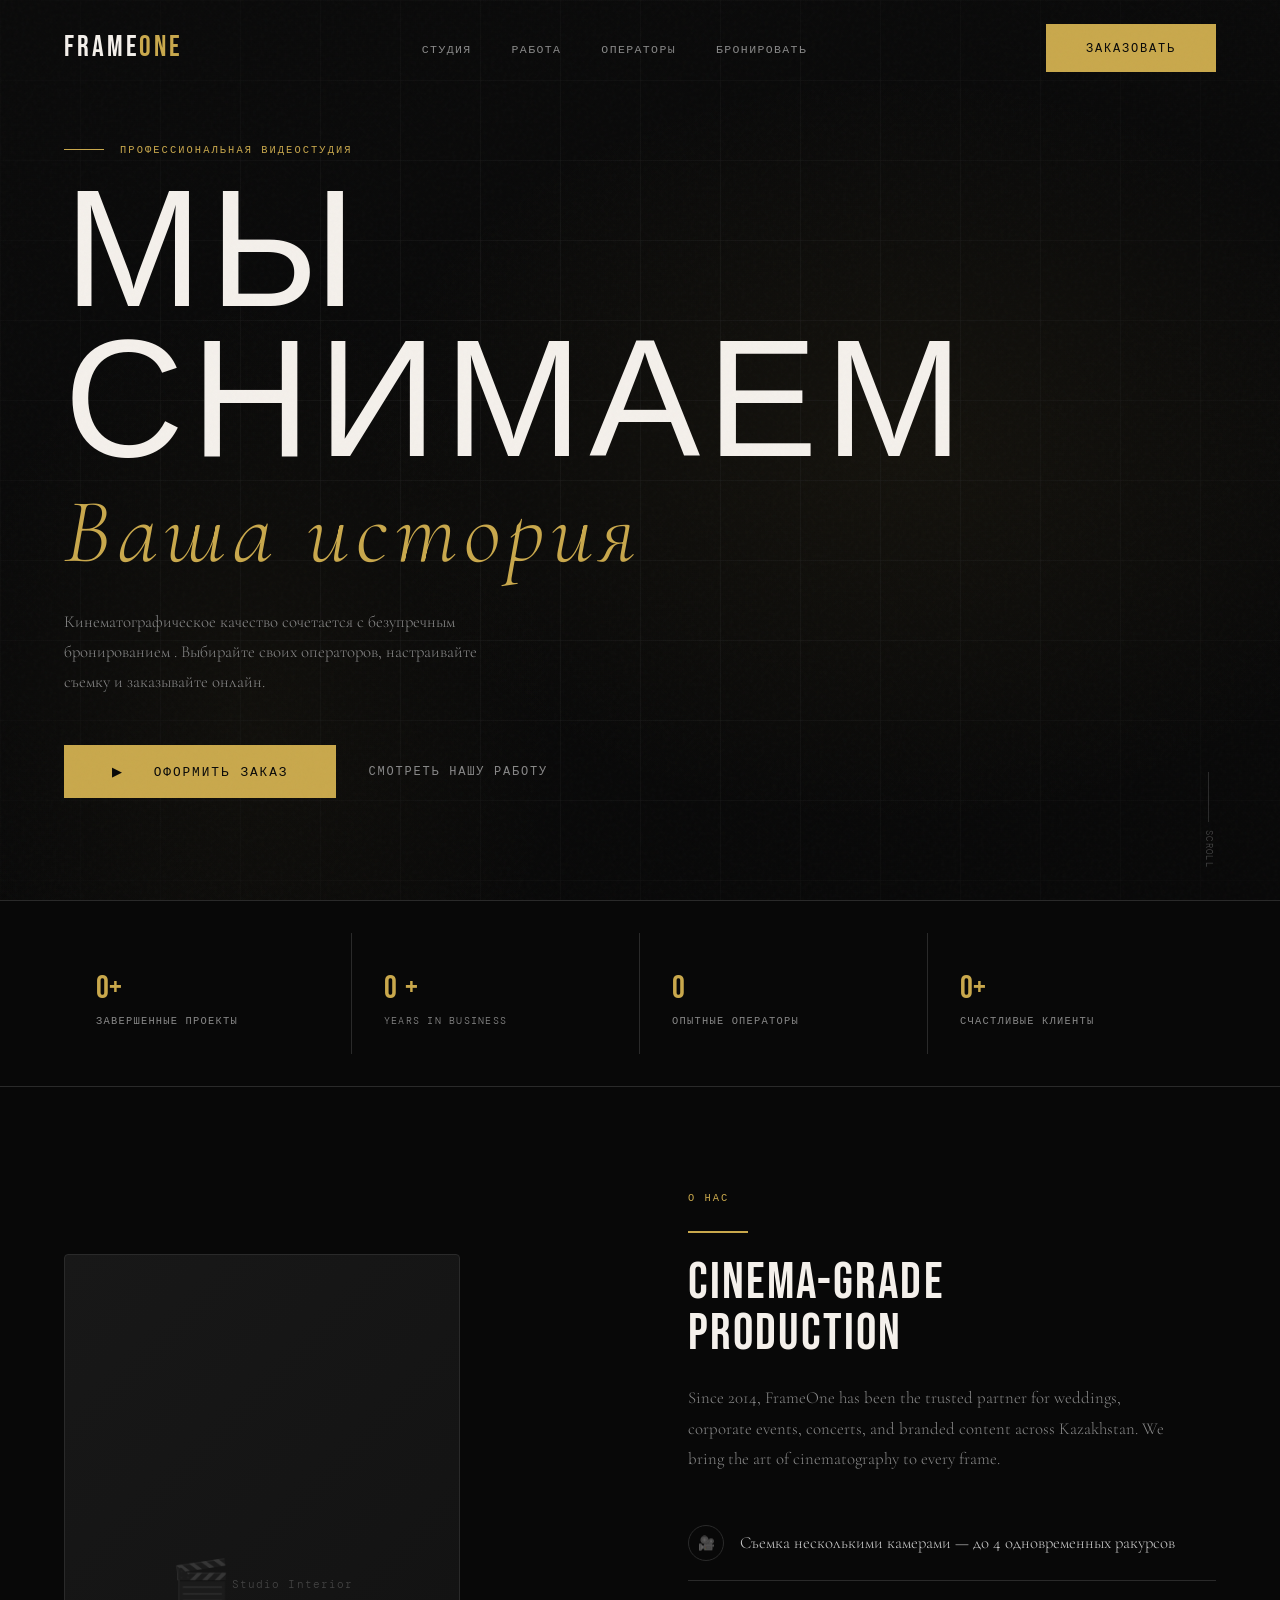
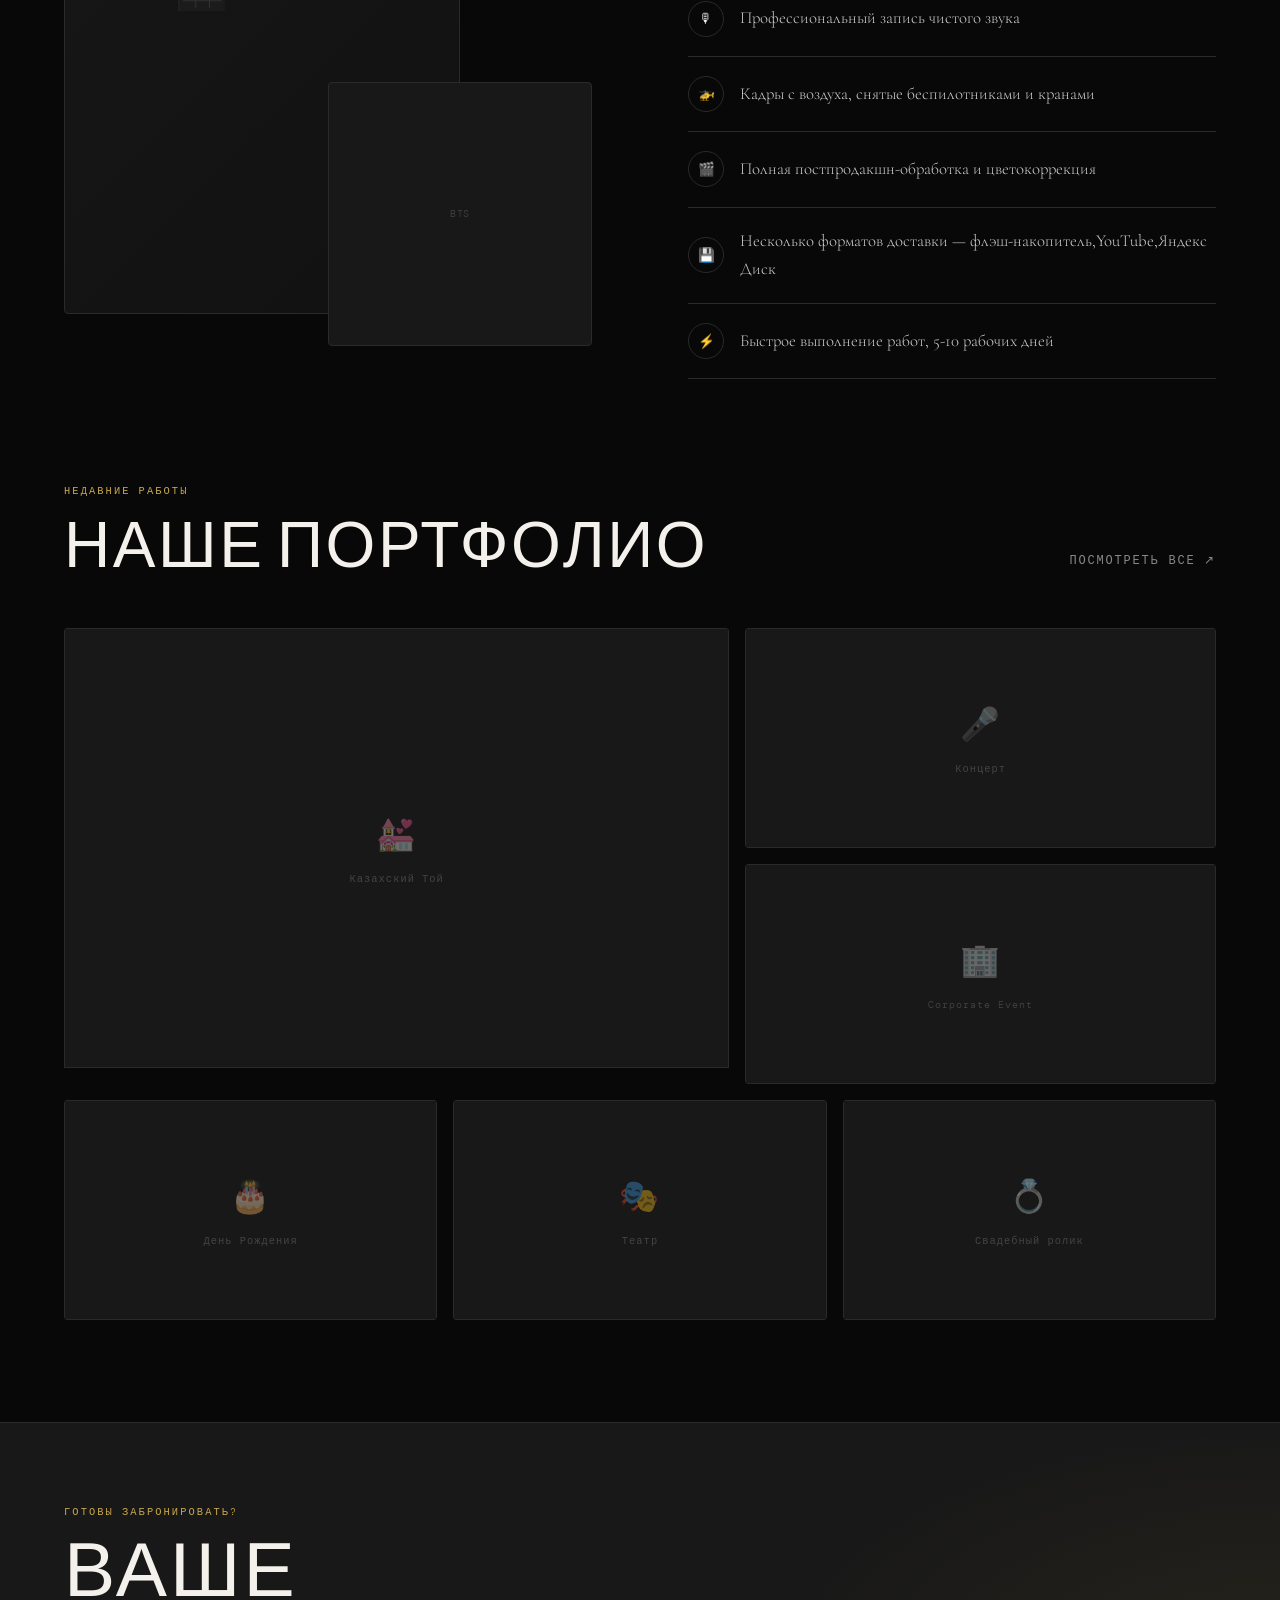
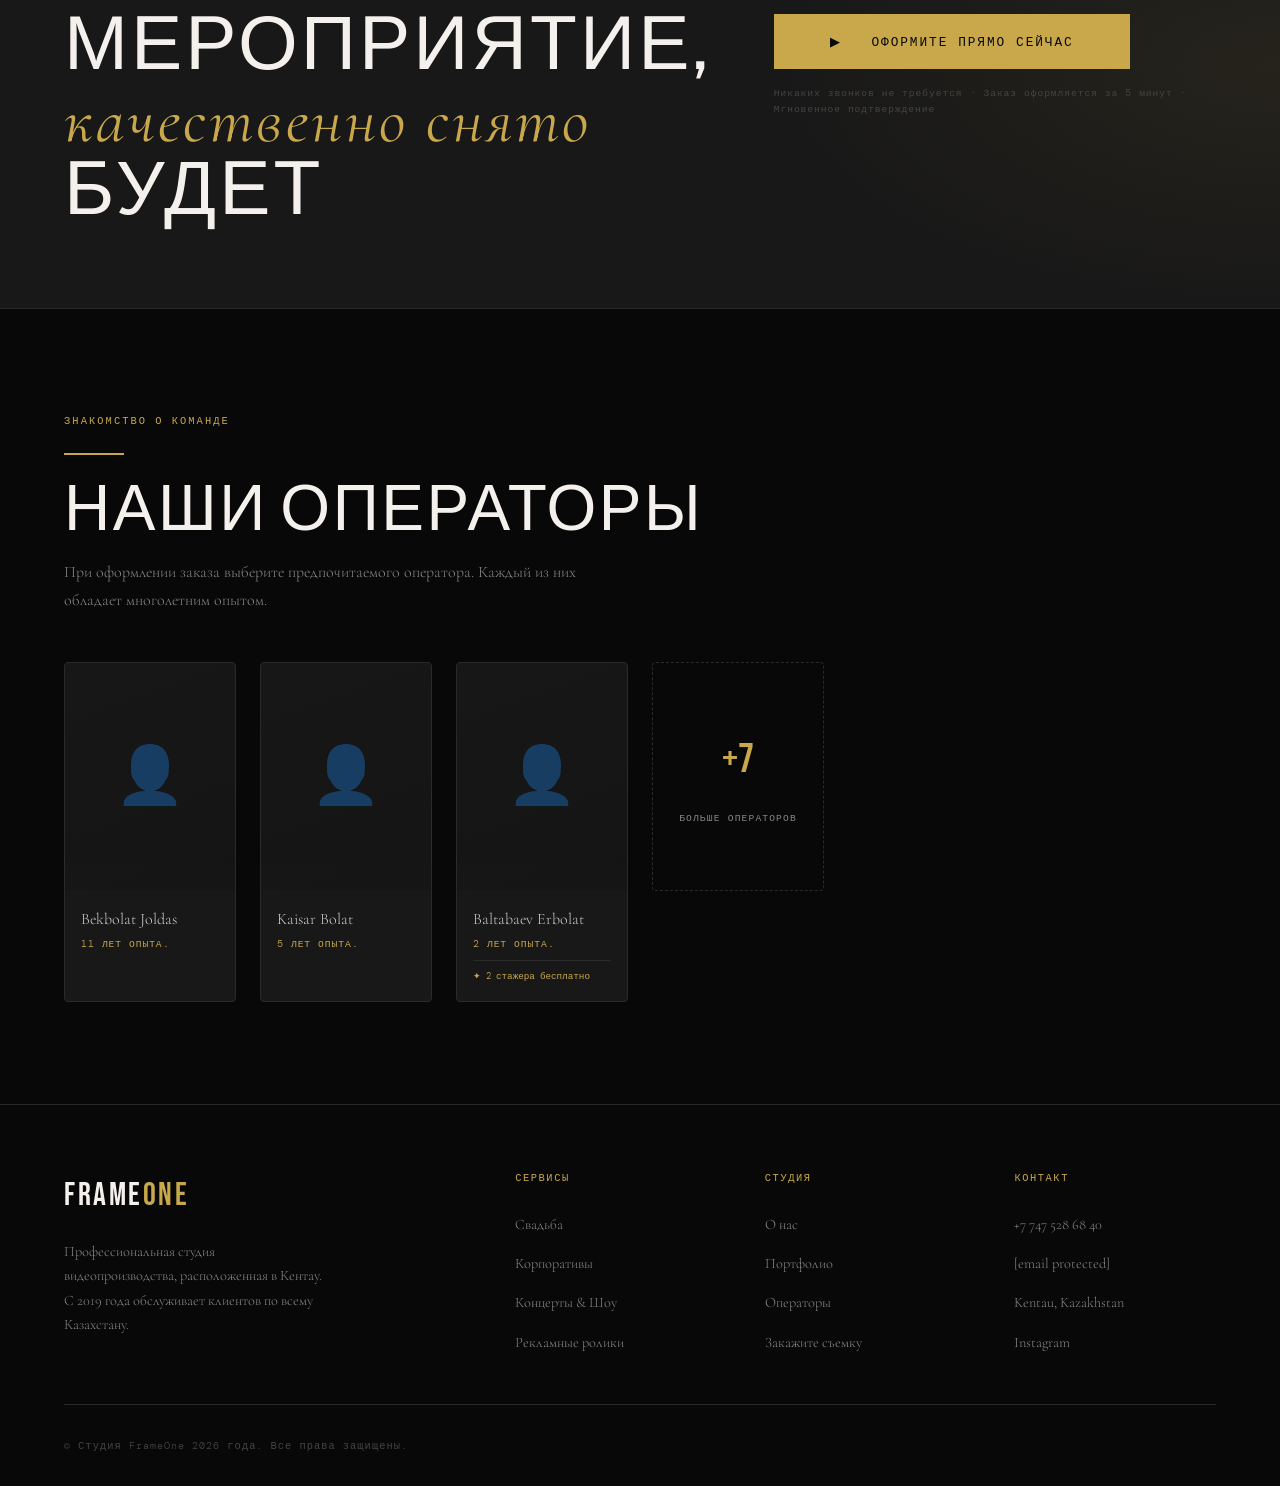
<file: index.html>
<!DOCTYPE html>
<html lang="en">
<head>
  <meta charset="UTF-8">
  <meta name="viewport" content="width=device-width, initial-scale=1.0">
  <title>FrameOne Studio — Professional Video Production</title>
  <meta name="description" content="FrameOne Studio — Professional video production studio. Book your shoot online in minutes.">
  <link rel="stylesheet" href="css/style.css">
  <link rel="stylesheet" href="css/home.css">
</head>
<body>

<!-- ── Loader ── -->
<div id="page-loader" style="display:none;">
  <div class="loader-logo">FRAME<span>ONE</span></div>
  <div class="loader-bar"></div>
</div>

<!-- ── Navigation ── -->
<nav class="nav">
  <div class="container nav-inner">
    <a href="index.html" class="nav-logo">FRAME<span>ONE</span></a>
    <ul class="nav-links">
      <li><a href="#about">Студия</a></li>
      <li><a href="#work">Работа</a></li>
      <li><a href="#operators">Операторы</a></li>
      <li><a href="pages/order.html">Бронировать</a></li>
    </ul>
    <div class="nav-cta">
      <!-- Guest state -->
      <a href="pages/auth.html" class="btn btn-outline" id="nav-auth-btn" style="display:none;">
        Sign In
      </a>
      <!-- Logged in state -->
      <div id="nav-user-btn" style="display:none; align-items:center; gap:1rem;">
        <span style="font-family:var(--font-mono);font-size:0.7rem;letter-spacing:0.1em;color:var(--muted);">
          Hello, <span id="nav-user-name" style="color:var(--gold);"></span>
        </span>
        <a href="#" id="nav-logout" class="btn-ghost btn" style="padding:0.5rem 0;">Log out</a>
      </div>
      <button class="btn btn-primary" data-order-cta>Заказовать</button>
    </div>
  </div>
</nav>

<!-- ── Hero ── -->
<section class="hero">
  <div class="hero-bg"></div>
  <div class="hero-grid"></div>
  <div class="hero-ticker">Video Production · Almaty · Since 2014</div>

  <div class="hero-scroll">
    <div class="scroll-line"></div>
    <span>scroll</span>
  </div>

  <div class="container hero-content">
    <div class="hero-eyebrow">
      <span>Профессиональная ВидеоСтудия</span>
    </div>
    <h1 class="hero-headline">
      МЫ СНИМАЕМ
      <span class="italic-serif">Ваша история</span>
    </h1>
    <p class="hero-sub fade-in">
      Кинематографическое качество сочетается с безупречным бронированием . Выбирайте своих операторов, настраивайте съемку и заказывайте онлайн.
    </p>
    <div class="hero-actions fade-in fade-in-delay-1">
      <button class="btn btn-primary" data-order-cta style="font-size:0.8rem;padding:1.1rem 3rem;letter-spacing:0.15em;">
        &#9654; &nbsp; Оформить заказ
      </button>
      <a href="#work" class="btn btn-ghost">Смотреть нашу работу</a>
    </div>
  </div>
</section>

<!-- ── Stats ── -->
<div class="stats-bar">
  <div class="container">
    <div class="stats-grid">
      <div class="stat-item fade-in">
        <div class="stat-number">
          <span id="cnt-projects" data-counter="900" data-suffix="+">0+</span>
        </div>
        <div class="stat-label">Завершенные проекты</div>
      </div>
      <div class="stat-item fade-in fade-in-delay-1">
        <div class="stat-number">
          <span id="cnt-years" data-counter="10" data-suffix="">0</span>
          <span style="font-size:2rem;color:var(--gold);">+</span>
        </div>
        <div class="stat-label">Years in Business</div>
      </div>
      <div class="stat-item fade-in fade-in-delay-2">
        <div class="stat-number">
          <span id="cnt-ops" data-counter="10" data-suffix="">0</span>
        </div>
        <div class="stat-label">Опытные операторы</div>
      </div>
      <div class="stat-item fade-in fade-in-delay-3">
        <div class="stat-number">
          <span id="cnt-clients" data-counter="700" data-suffix="+">0+</span>
        </div>
        <div class="stat-label">Счастливые клиенты</div>
      </div>
    </div>
  </div>
</div>

<!-- ── About / Capabilities ── -->
<section class="section" id="about">
  <div class="container">
    <div class="about-grid">
      <!-- Visual side -->
      <div class="about-visual fade-in">
        <div class="about-img-placeholder">
          <span style="font-size:3rem;opacity:0.15;">🎬</span>
          <span>Studio Interior</span>
        </div>
        <div class="about-img-accent" style="background:var(--surface);border:1px solid var(--border);display:flex;align-items:center;justify-content:center;color:var(--mid);font-family:var(--font-mono);font-size:0.6rem;letter-spacing:0.1em;">
          BTS
        </div>
      </div>

      <!-- Text side -->
      <div class="fade-in fade-in-delay-1">
        <p class="section-tag">О нас</p>
        <div class="divider-gold"></div>
        <h2 style="font-size:clamp(2rem,4vw,3.2rem);line-height:1;margin-bottom:1.5rem;">
          CINEMA-GRADE<br>PRODUCTION
        </h2>
        <p style="color:var(--muted);line-height:1.8;max-width:480px;font-size:1.05rem;">
          Since 2014, FrameOne has been the trusted partner for weddings, corporate events, concerts, and branded content across Kazakhstan. We bring the art of cinematography to every frame.
        </p>

        <ul class="capabilities-list mt-md">
          <li class="capability-item">
            <div class="capability-icon">🎥</div>
            <span class="capability-text">Съемка несколькими камерами — до 4 одновременных ракурсов</span>
          </li>
          <li class="capability-item">
            <div class="capability-icon">🎙</div>
            <span class="capability-text">Профессиональный запись чистого звука</span>
          </li>
          <li class="capability-item">
            <div class="capability-icon">🚁</div>
            <span class="capability-text">Кадры с воздуха, снятые беспилотниками и кранами</span>
          </li>
          <li class="capability-item">
            <div class="capability-icon">🎬</div>
            <span class="capability-text">Полная постпродакшн-обработка и цветокоррекция</span>
          </li>
          <li class="capability-item">
            <div class="capability-icon">💾</div>
            <span class="capability-text">Несколько форматов доставки — флэш-накопитель,YouTube,Яндекс Диск</span>
          </li>
          <li class="capability-item">
            <div class="capability-icon">⚡</div>
            <span class="capability-text">Быстрое выполнение работ, 5-10 рабочих дней</span>
          </li>
        </ul>
      </div>
    </div>
  </div>
</section>

<!-- ── Work Gallery ── -->
<section class="section" id="work" style="padding-top:0;">
  <div class="container">
    <div class="gallery-header fade-in">
      <div>
        <p class="section-tag">Недавние работы</p>
        <h2 style="line-height:1;">НАШЕ ПОРТФОЛИО</h2>
      </div>
      <a href="#" class="btn btn-ghost" style="align-self:flex-end;">Посмотреть все ↗</a>
    </div>

    <div class="gallery-grid">
      <div class="gallery-item fade-in">
        <div class="gallery-placeholder" style="min-height:440px;">
          <span class="ph-icon">💒</span>
          <span>Казахский Той</span>
        </div>
        <div class="gallery-info">
          <div class="gallery-info-type">Свадьба</div>
          <div class="gallery-info-title">Aisha & Damir — Июль 2024</div>
        </div>
      </div>
      <div class="gallery-item fade-in fade-in-delay-1">
        <div class="gallery-placeholder">
          <span class="ph-icon">🎤</span>
          <span>Концерт</span>
        </div>
        <div class="gallery-info">
          <div class="gallery-info-type">Concert</div>
          <div class="gallery-info-title">Festival Night 2024</div>
        </div>
      </div>
      <div class="gallery-item fade-in fade-in-delay-2">
        <div class="gallery-placeholder">
          <span class="ph-icon">🏢</span>
          <span>Corporate Event</span>
        </div>
        <div class="gallery-info">
          <div class="gallery-info-type">Corporate</div>
          <div class="gallery-info-title">Forum Almaty</div>
        </div>
      </div>
      <div class="gallery-item fade-in">
        <div class="gallery-placeholder">
          <span class="ph-icon">🎂</span>
          <span>День Рождения</span>
        </div>
        <div class="gallery-info">
          <div class="gallery-info-type">Празднование</div>
          <div class="gallery-info-title">Sweet 18</div>
        </div>
      </div>
      <div class="gallery-item fade-in fade-in-delay-1">
        <div class="gallery-placeholder">
          <span class="ph-icon">🎭</span>
          <span>Театр</span>
        </div>
        <div class="gallery-info">
          <div class="gallery-info-type">Theater</div>
          <div class="gallery-info-title">Auezov Theater</div>
        </div>
      </div>
      <div class="gallery-item fade-in fade-in-delay-2">
        <div class="gallery-placeholder">
          <span class="ph-icon">💍</span>
          <span>Свадебный ролик</span>
        </div>
        <div class="gallery-info">
          <div class="gallery-info-type">Брак</div>
          <div class="gallery-info-title">Leila & Arman</div>
        </div>
      </div>
    </div>
  </div>
</section>

<!-- ── CTA Section ── -->
<section class="cta-section" id="book">
  <div class="cta-accent"></div>
  <div class="container">
    <div class="cta-inner">
      <div>
        <p class="section-tag fade-in">Готовы забронировать?</p>
        <h2 class="cta-headline fade-in fade-in-delay-1">
          ВАШЕ МЕРОПРИЯТИЕ,<br>
          <em>качественно снято</em><br>
          БУДЕТ
        </h2>
      </div>
      <div class="fade-in fade-in-delay-2" style="display:flex;flex-direction:column;gap:1rem;align-items:flex-start;">
        <button class="btn btn-primary" data-order-cta style="font-size:0.8rem;padding:1.2rem 3.5rem;letter-spacing:0.15em;white-space:nowrap;">
          &#9654; &nbsp; Оформите прямо сейчас
        </button>
        <p style="font-family:var(--font-mono);font-size:0.6rem;letter-spacing:0.1em;color:var(--mid);">
          Никаких звонков не требуется · Заказ оформляется за 5 минут · Мгновенное подтверждение
        </p>
      </div>
    </div>
  </div>
</section>

<!-- ── Operator Spotlight ── -->
<section class="section" id="operators">
  <div class="container">
    <div class="fade-in" style="margin-bottom:3rem;">
      <p class="section-tag">Знакомство о команде</p>
      <div class="divider-gold"></div>
      <h2 style="line-height:1;">НАШИ ОПЕРАТОРЫ</h2>
      <p style="color:var(--muted);margin-top:1rem;max-width:520px;font-size:1rem;">
        При оформлении заказа выберите предпочитаемого оператора. Каждый из них обладает  многолетним опытом.
      </p>
    </div>

    <div style="display:grid;grid-template-columns:repeat(auto-fill,minmax(160px,1fr));gap:1.5rem;">
      <!-- Operator cards preview (3 featured) -->
      <div class="card fade-in" style="overflow:hidden;">
        <div style="aspect-ratio:3/4;background:linear-gradient(160deg,var(--surface),var(--dark));display:flex;align-items:center;justify-content:center;font-size:3.5rem;opacity:0.4;">👤</div>
        <div style="padding:1rem;">
          <div style="font-family:var(--font-serif);font-size:1rem;color:var(--light);margin-bottom:0.2rem;">Bekbolat Joldas</div>
          <div style="font-family:var(--font-mono);font-size:0.6rem;letter-spacing:0.1em;text-transform:uppercase;color:var(--gold);">11 Лет опыта.</div>
        </div>
      </div>
      <div class="card fade-in fade-in-delay-1" style="overflow:hidden;">
        <div style="aspect-ratio:3/4;background:linear-gradient(160deg,var(--surface),var(--dark));display:flex;align-items:center;justify-content:center;font-size:3.5rem;opacity:0.4;">👤</div>
        <div style="padding:1rem;">
          <div style="font-family:var(--font-serif);font-size:1rem;color:var(--light);margin-bottom:0.2rem;">Kaisar Bolat</div>
          <div style="font-family:var(--font-mono);font-size:0.6rem;letter-spacing:0.1em;text-transform:uppercase;color:var(--gold);">5 Лет опыта.</div>
        </div>
      </div>
      <div class="card fade-in fade-in-delay-2" style="overflow:hidden;">
        <div style="aspect-ratio:3/4;background:linear-gradient(160deg,var(--surface),var(--dark));display:flex;align-items:center;justify-content:center;font-size:3.5rem;opacity:0.4;">👤</div>
        <div style="padding:1rem;">
          <div style="font-family:var(--font-serif);font-size:1rem;color:var(--light);margin-bottom:0.2rem;">Baltabaev Erbolat</div>
          <div style="font-family:var(--font-mono);font-size:0.6rem;letter-spacing:0.1em;text-transform:uppercase;color:var(--gold);">2 Лет опыта.</div>
          <div style="font-family:var(--font-mono);font-size:0.58rem;color:var(--gold);margin-top:0.5rem;padding-top:0.5rem;border-top:1px solid var(--border);">✦ 2 стажера бесплатно</div>
        </div>
      </div>
      <!-- More link -->
      <div class="fade-in fade-in-delay-3" style="display:flex;align-items:center;justify-content:center;border:1px dashed var(--border);border-radius:var(--radius);aspect-ratio:3/4;flex-direction:column;gap:1rem;cursor:pointer;" onclick="window.location.href='/pages/order.html'">
        <span style="font-family:var(--font-display);font-size:2.5rem;color:var(--gold);">+7</span>
        <span style="font-family:var(--font-mono);font-size:0.6rem;letter-spacing:0.12em;color:var(--muted);text-transform:uppercase;">Больше операторов</span>
      </div>
    </div>
  </div>
</section>

<!-- ── Footer ── -->
<footer class="footer">
  <div class="container">
    <div class="footer-top">
      <div>
        <div class="footer-logo">FRAME<span>ONE</span></div>
        <p class="footer-tagline">
          Профессиональная студия видеопроизводства, расположенная в Кентау. С 2019 года обслуживает клиентов по всему Казахстану.
        </p>
      </div>
      <div>
        <div class="footer-heading">Сервисы</div>
        <ul class="footer-links">
          <li><a href="#">Свадьба</a></li>
          <li><a href="#">Корпоративы</a></li>
          <li><a href="#">Концерты & Шоу</a></li>
          <li><a href="#">Рекламные ролики</a></li>
        </ul>
      </div>
      <div>
        <div class="footer-heading">Студия</div>
        <ul class="footer-links">
          <li><a href="#about">О нас</a></li>
          <li><a href="#work">Портфолио</a></li>
          <li><a href="#operators">Операторы</a></li>
          <li><a href="pages/order.html">Закажите съемку</a></li>
        </ul>
      </div>
      <div>
        <div class="footer-heading">Контакт</div>
        <ul class="footer-links">
          <li><a href="tel:+77475286840">+7 747 528 68 40</a></li>
          <li><a href="/cdn-cgi/l/email-protection#87efe2ebebe8c7e1f5e6eae2e8e9e2a9ecfd"><span class="__cf_email__" data-cfemail="6109040d0d0e210713000c040e0f044f0a1b">[email&#160;protected]</span></a></li>
          <li><a href="#">Kentau, Kazakhstan</a></li>
          <li><a href="#">Instagram</a></li>
        </ul>
      </div>
    </div>
    <div class="footer-bottom">
      <span class="footer-copy">© Студия FrameOne 2026 года. Все права защищены.</span>
    </div>
  </div>
</footer>

<!-- ── Toast container ─�
</file>
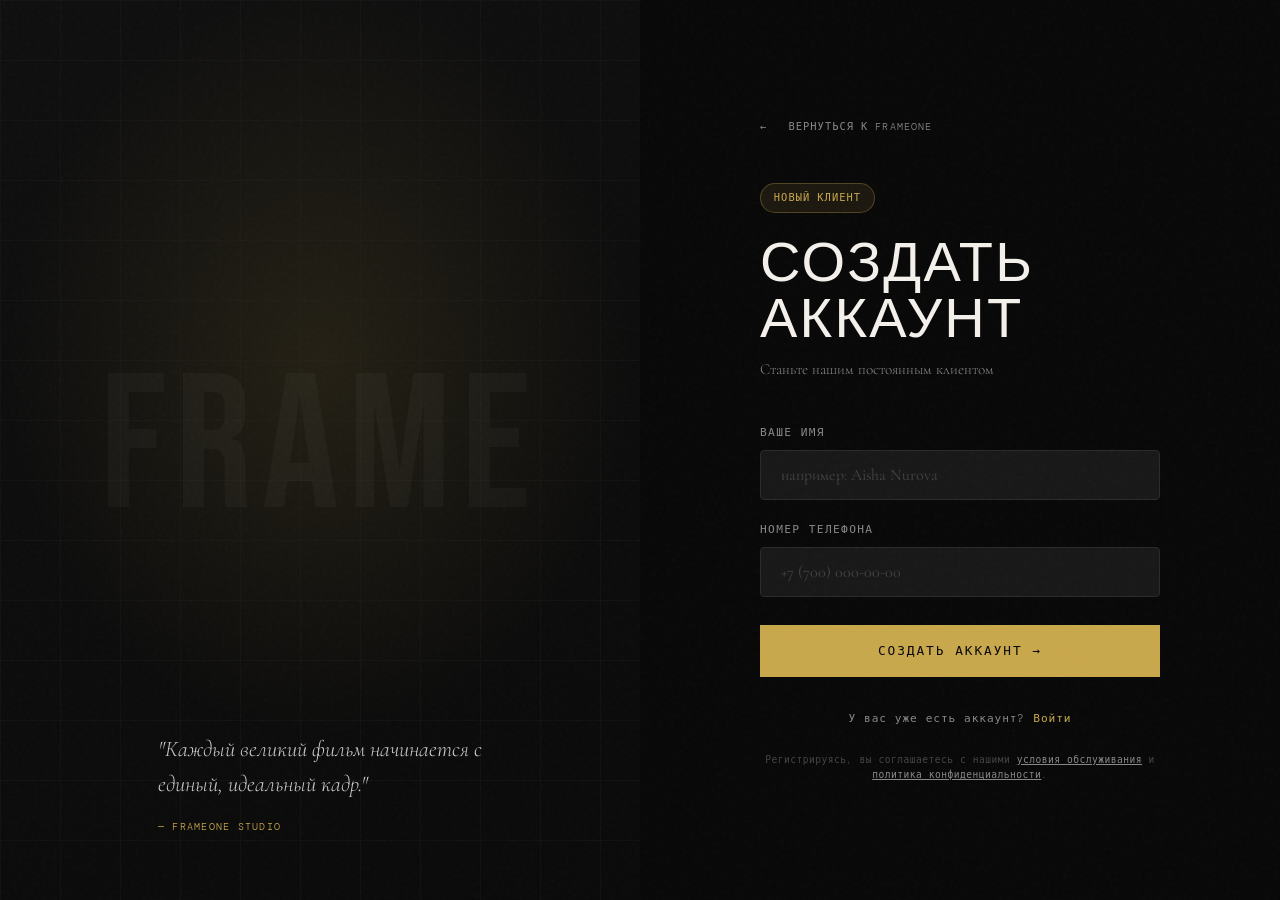
<file: pages/auth.html>
<!DOCTYPE html>
<html lang="en">
<head>
  <meta charset="UTF-8">
  <meta name="viewport" content="width=device-width, initial-scale=1.0">
  <title>Sign In — FrameOne Studio</title>
  <link rel="stylesheet" href="../css/style.css">
  <link rel="stylesheet" href="../css/auth.css">
</head>
<body>

<div class="auth-page">

  <!-- ── Visual Side ── -->
  <div class="auth-visual">
    <div class="auth-visual-bg"></div>
    <div class="auth-visual-grid"></div>
    <div class="auth-big-text">FRAME</div>
    <div class="auth-visual-content">
      <p class="auth-visual-quote">
        "Каждый великий фильм начинается с<br>единый, идеальный кадр."
      </p>
      <p class="auth-visual-credit">— FrameOne Studio</p>
    </div>
  </div>

  <!-- ── Form Side ── -->
  <div class="auth-form-side">
    <div class="auth-form-inner">

      <a href="../index.html" class="auth-nav-link">
        ← &nbsp; Вернуться к FrameOne
      </a>

      <!-- ── Register Panel ── -->
      <div id="register-panel">
        <div class="badge" style="margin-bottom:1.5rem;">Новый клиент</div>
        <h1 class="auth-title">СОЗДАТЬ<br>АККАУНТ</h1>
        <p class="auth-subtitle">Станьте нашим постоянным клиентом</p>

        <form class="auth-form" id="register-form" novalidate>
          <div class="form-group">
            <label class="form-label" for="reg-name">Ваше имя</label>
            <input
              class="form-input"
              type="text"
              id="reg-name"
              name="name"
              placeholder="например: Aisha Nurova"
              autocomplete="name"
            >
          </div>

          <div class="form-group">
            <label class="form-label" for="reg-phone">номер телефона</label>
            <input
              class="form-input"
              type="tel"
              id="reg-phone"
              name="phone"
              placeholder="+7 (700) 000-00-00"
              data-phone
              autocomplete="tel"
            >
          </div>

          <button type="submit" class="btn btn-primary" style="width:100%;justify-content:center;padding:1.1rem;font-size:0.8rem;letter-spacing:0.15em;margin-top:0.5rem;">
            Создать аккаунт →
          </button>
        </form>

        <p class="auth-switch">
          У вас уже есть аккаунт?
          <a href="#" id="switch-to-login">Войти</a>
        </p>

        <p class="auth-terms">
          Регистрируясь, вы соглашаетесь с нашими
          <a href="#">условия обслуживания</a> и
          <a href="#">политика конфиденциальности</a>.
        </p>
      </div>

      <!-- ── Login Panel ── -->
      <div id="login-panel" style="display:none;">
        <div class="badge" style="margin-bottom:1.5rem;">С Возвращением</div>
        <h1 class="auth-title">ВОЙТИ</h1>
        <p class="auth-subtitle">Введите свой номер телефона, чтобы продолжить.</p>

        <form class="auth-form" id="login-form" novalidate>
          <div class="form-group">
            <label class="form-label" for="login-phone">Номер Телефона</label>
            <input
              class="form-input"
              type="tel"
              id="login-phone"
              name="phone"
              placeholder="+7 (700) 000-00-00"
              data-phone
              autocomplete="tel"
            >
          </div>

          <button type="submit" class="btn btn-primary" style="width:100%;justify-content:center;padding:1.1rem;font-size:0.8rem;letter-spacing:0.15em;margin-top:0.5rem;">
            Продолжать →
          </button>
        </form>

        <p class="auth-switch">
          Вы впервые у нас?
          <a href="#" id="switch-to-register">Создать аккаунт</a>
        </p>
      </div>

    </div>
  </div>

</div>

<div id="toast-container"></div>

<script src="../js/app.js"></script>
<script src="../js/auth.js"></script>
</body>
</html>
</file>
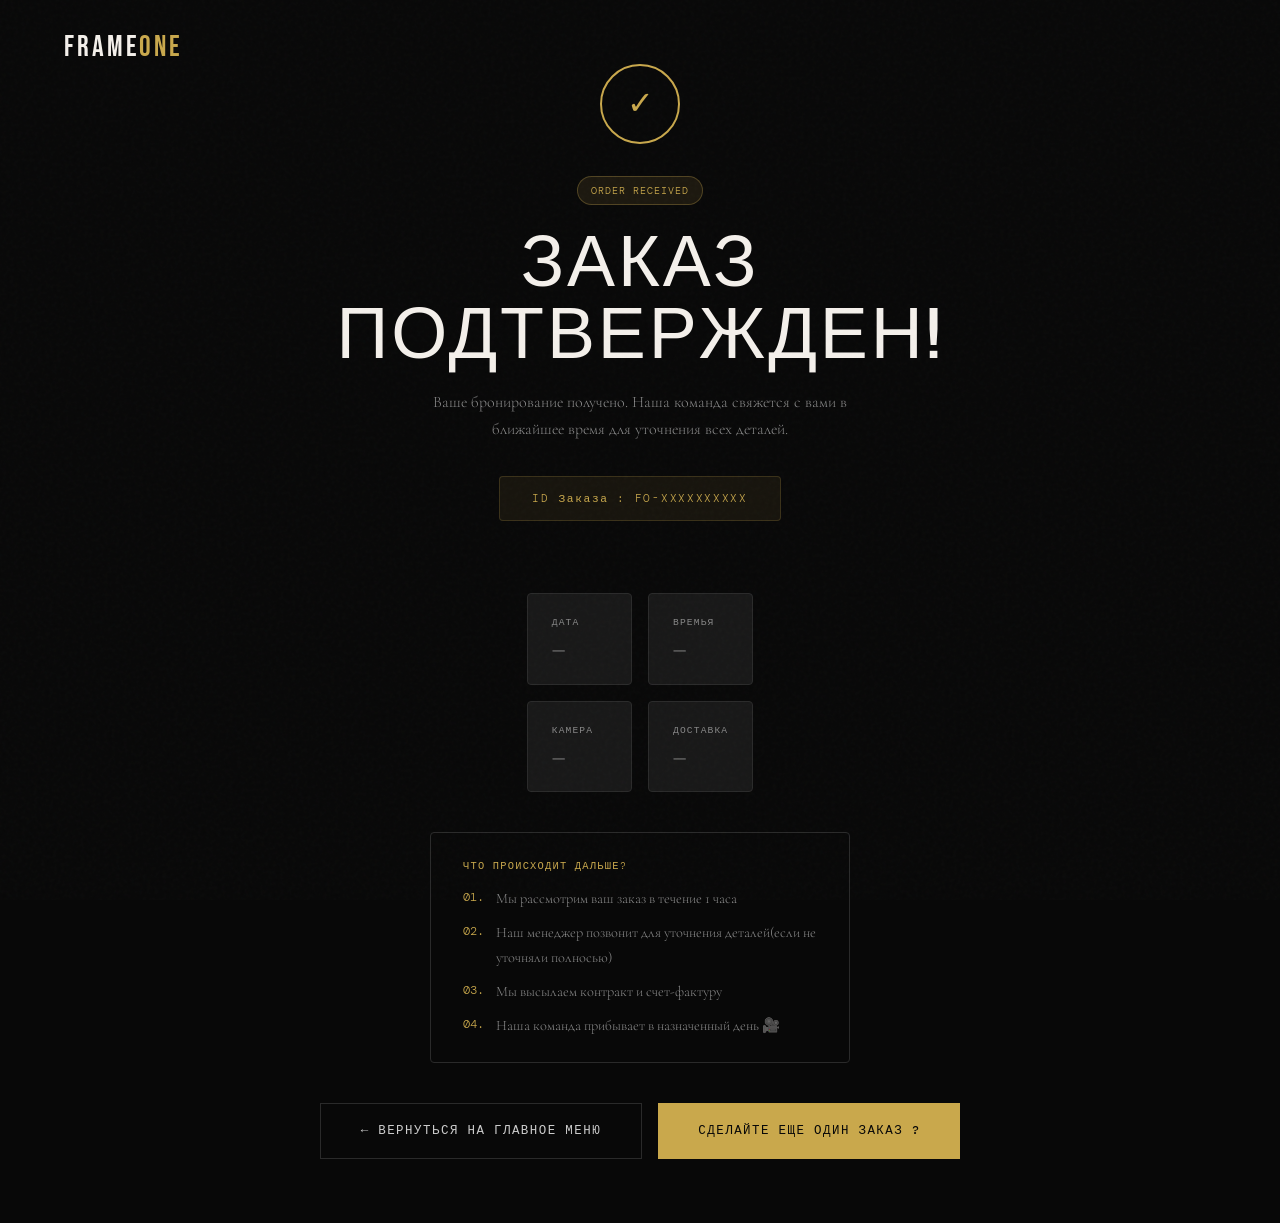
<file: pages/success.html>
<!DOCTYPE html>
<html lang="en">
<head>
  <meta charset="UTF-8">
  <meta name="viewport" content="width=device-width, initial-scale=1.0">
  <title>Order Confirmed — FrameOne Studio</title>
  <link rel="stylesheet" href="../css/style.css">
  <link rel="stylesheet" href="../css/order.css">
  <style>
    .order-details-grid {
      display: grid;
      grid-template-columns: 1fr 1fr;
      gap: 1rem;
      margin: 2.5rem auto;
      max-width: 560px;
      text-align: left;
    }

    .order-detail-item {
      background: var(--surface);
      border: 1px solid var(--border);
      border-radius: var(--radius);
      padding: 1.25rem 1.5rem;
    }

    .od-label {
      font-family: var(--font-mono);
      font-size: 0.6rem;
      letter-spacing: 0.12em;
      text-transform: uppercase;
      color: var(--muted);
      margin-bottom: 0.4rem;
    }

    .od-value {
      font-family: var(--font-serif);
      font-size: 1rem;
      color: var(--light);
    }

    .confetti-dot {
      position: fixed;
      pointer-events: none;
      border-radius: 50%;
      animation: fall linear forwards;
    }

    @keyframes fall {
      to {
        transform: translateY(110vh) rotate(720deg);
        opacity: 0;
      }
    }
  </style>
</head>
<body>

<!-- ── Navigation ── -->
<nav class="nav scrolled">
  <div class="container nav-inner">
    <a href="../index.html" class="nav-logo">FRAME<span>ONE</span></a>
    <div></div>
    <div></div>
  </div>
</nav>

<main>
  <div class="success-wrap">

    <div class="success-icon" id="success-icon">✓</div>

    <div class="badge" style="margin-bottom:1.5rem;">Order Received</div>

    <h1 class="success-title">ЗАКАЗ<br>ПОДТВЕРЖДЕН!</h1>

    <p class="success-sub">
      Ваше бронирование получено. Наша команда свяжется с вами в ближайшее время для уточнения всех деталей.
    </p>

    <!-- Order ID -->
    <div style="font-family:var(--font-mono);font-size:0.7rem;letter-spacing:0.15em;color:var(--gold);margin-bottom:2rem;background:rgba(201,168,76,0.08);border:1px solid rgba(201,168,76,0.2);padding:0.75rem 2rem;border-radius:var(--radius);">
      ID Заказа : <span id="order-id">FO-XXXXXXXXXX</span>
    </div>

    <!-- Order details recap -->
    <div class="order-details-grid" id="order-details">
      <div class="order-detail-item">
        <div class="od-label">Дата</div>
        <div class="od-value" id="detail-date">—</div>
      </div>
      <div class="order-detail-item">
        <div class="od-label">Времья</div>
        <div class="od-value" id="detail-time">—</div>
      </div>
      <div class="order-detail-item">
        <div class="od-label">Камера</div>
        <div class="od-value" id="detail-cameras">—</div>
      </div>
      <div class="order-detail-item">
        <div class="od-label">Доставка</div>
        <div class="od-value" id="detail-delivery">—</div>
      </div>
    </div>

    <!-- Contact note -->
    <div style="border:1px solid var(--border);border-radius:var(--radius);padding:1.5rem 2rem;max-width:420px;margin:0 auto 2.5rem;text-align:left;">
      <div style="font-family:var(--font-mono);font-size:0.65rem;letter-spacing:0.12em;text-transform:uppercase;color:var(--gold);margin-bottom:0.75rem;">Что происходит дальше?</div>
      <ol style="color:var(--muted);font-size:0.9rem;list-style:none;display:flex;flex-direction:column;gap:0.6rem;">
        <li style="display:flex;gap:0.75rem;"><span style="color:var(--gold);font-family:var(--font-mono);font-size:0.75rem;">01.</span> Мы рассмотрим ваш заказ в течение 1 часа</li>
        <li style="display:flex;gap:0.75rem;"><span style="color:var(--gold);font-family:var(--font-mono);font-size:0.75rem;">02.</span> Наш менеджер позвонит для уточнения деталей(если не уточняли полносью)</li>
        <li style="display:flex;gap:0.75rem;"><span style="color:var(--gold);font-family:var(--font-mono);font-size:0.75rem;">03.</span> Мы высылаем контракт и счет-фактуру</li>
        <li style="display:flex;gap:0.75rem;"><span style="color:var(--gold);font-family:var(--font-mono);font-size:0.75rem;">04.</span> Наша команда прибывает в назначенный день 🎥</li>
      </ol>
    </div>

    <div style="display:flex;gap:1rem;flex-wrap:wrap;justify-content:center;">
      <a href="../index.html" class="btn btn-outline" style="font-size:0.78rem;letter-spacing:0.12em;">
        ← Вернуться на Главное меню
      </a>
      <a href="/pages/order.html" class="btn btn-primary" style="font-size:0.78rem;letter-spacing:0.12em;">
        Сделайте еще один Заказ ?
      </a>
    </div>

  </div>
</main>

<div id="toast-container"></div>

<script src="../js/app.js"></script>
<script>
document.addEventListener('DOMContentLoaded', () => {
  // Load last order
  const order = JSON.parse(localStorage.getItem('frameone_last_order') || '{}');

  if (order.id) {
    document.getElementById('order-id').textContent = order.id;
  }

  if (order.eventDate) {
    document.getElementById('detail-date').textContent =
      new Date(order.eventDate).toLocaleDateString('en-GB', { day: 'numeric', month: 'long', year: 'numeric' });
  }

  if (order.eventTime) {
    document.getElementById('detail-time').textContent = order.eventTime;
  }

  if (order.cameras) {
    document.getElementById('detail-cameras').textContent = `${order.cameras} camera${order.cameras > 1 ? 's' : ''}`;
  }

  if (order.delivery) {
    document.getElementById('detail-delivery').textContent = order.delivery;
  }

  // Confetti burst
  function spawnConfetti() {
    const colors = ['#c9a84c', '#f4f0eb', '#888888', '#7a5c20'];
    for (let i = 0; i < 40; i++) {
      setTimeout(() => {
        const dot = document.createElement('div');
        dot.className = 'confetti-dot';
        const size = Math.random() * 8 + 4;
        dot.style.cssText = `
          width: ${size}px; height: ${size}px;
          background: ${colors[Math.floor(Math.random() * colors.length)]};
          left: ${Math.random() * 100}vw;
          top: -20px;
          animation-duration: ${Math.random() * 2 + 2}s;
          opacity: ${Math.random() * 0.8 + 0.2};
        `;
        document.body.appendChild(dot);
        setTimeout(() => dot.remove(), 4500);
      }, i * 60);
    }
  }

  setTimeout(spawnConfetti, 500);
});
</script>
</body>
</html>
</file>
<file: css/style.css>
/* ============================================================
   FRAMEONE STUDIO — Design System
   Aesthetic: Cinematic editorial / Dark luxury / Film grain
   ============================================================ */

@import url('https://fonts.googleapis.com/css2?family=Cormorant+Garamond:ital,wght@0,300;0,400;0,600;1,300;1,400&family=DM+Mono:wght@300;400;500&family=Bebas+Neue&display=swap');

/* ── CSS Variables ── */
:root {
  --black:     #080808;
  --dark:      #111111;
  --surface:   #181818;
  --border:    #2a2a2a;
  --mid:       #444444;
  --muted:     #888888;
  --light:     #cccccc;
  --white:     #f4f0eb;
  --gold:      #c9a84c;
  --gold-dim:  #7a5c20;
  --red:       #c0392b;

  --font-display: 'Bebas Neue', sans-serif;
  --font-serif:   'Cormorant Garamond', serif;
  --font-mono:    'DM Mono', monospace;

  --transition: 0.3s cubic-bezier(0.4, 0, 0.2, 1);
  --radius:     4px;
}

/* ── Reset & Base ── */
*, *::before, *::after { box-sizing: border-box; margin: 0; padding: 0; }

html { scroll-behavior: smooth; font-size: 16px; }

body {
  background: var(--black);
  color: var(--white);
  font-family: var(--font-serif);
  font-weight: 300;
  line-height: 1.7;
  min-height: 100vh;
  overflow-x: hidden;
}

/* Film grain overlay */
body::before {
  content: '';
  position: fixed;
  inset: 0;
  background-image: url("data:image/svg+xml,%3Csvg viewBox='0 0 256 256' xmlns='http://www.w3.org/2000/svg'%3E%3Cfilter id='noise'%3E%3CfeTurbulence type='fractalNoise' baseFrequency='0.9' numOctaves='4' stitchTiles='stitch'/%3E%3C/filter%3E%3Crect width='100%25' height='100%25' filter='url(%23noise)' opacity='0.04'/%3E%3C/svg%3E");
  pointer-events: none;
  z-index: 9999;
  opacity: 0.6;
}

a { color: inherit; text-decoration: none; }
img { display: block; max-width: 100%; }
button { cursor: pointer; border: none; background: none; font-family: inherit; }
input, textarea, select { font-family: inherit; }

/* ── Typography ── */
h1, h2, h3, h4 { font-family: var(--font-display); letter-spacing: 0.04em; line-height: 1; font-weight: 400; }
h1 { font-size: clamp(3.5rem, 10vw, 9rem); }
h2 { font-size: clamp(2rem, 5vw, 4rem); }
h3 { font-size: clamp(1.4rem, 3vw, 2.2rem); }

.serif { font-family: var(--font-serif); }
.mono  { font-family: var(--font-mono); }
.gold  { color: var(--gold); }
.muted { color: var(--muted); }

/* ── Utility ── */
.container {
  max-width: 1280px;
  margin: 0 auto;
  padding: 0 clamp(1.5rem, 5vw, 4rem);
}

.flex      { display: flex; }
.flex-col  { flex-direction: column; }
.items-center { align-items: center; }
.justify-between { justify-content: space-between; }
.gap-sm    { gap: 1rem; }
.gap-md    { gap: 2rem; }
.gap-lg    { gap: 3rem; }

.text-center { text-align: center; }
.text-right  { text-align: right; }

.mt-sm { margin-top: 1rem; }
.mt-md { margin-top: 2rem; }
.mt-lg { margin-top: 3rem; }

/* ── Horizontal rule ── */
.divider {
  width: 100%;
  height: 1px;
  background: var(--border);
  margin: 4rem 0;
}

.divider-gold {
  width: 60px;
  height: 2px;
  background: var(--gold);
  margin: 1.5rem 0;
}

/* ── Buttons ── */
.btn {
  display: inline-flex;
  align-items: center;
  gap: 0.75rem;
  padding: 1rem 2.5rem;
  font-family: var(--font-mono);
  font-size: 0.75rem;
  letter-spacing: 0.15em;
  text-transform: uppercase;
  transition: var(--transition);
  position: relative;
  overflow: hidden;
}

.btn::after {
  content: '';
  position: absolute;
  inset: 0;
  background: rgba(255,255,255,0.05);
  transform: translateX(-100%);
  transition: var(--transition);
}

.btn:hover::after { transform: translateX(0); }

.btn-primary {
  background: var(--gold);
  color: var(--black);
  font-weight: 500;
}

.btn-primary:hover { background: #dbb85a; }

.btn-outline {
  border: 1px solid var(--border);
  color: var(--light);
}

.btn-outline:hover { border-color: var(--gold); color: var(--gold); }

.btn-ghost {
  color: var(--muted);
  padding: 0.5rem 0;
  border-bottom: 1px solid transparent;
}

.btn-ghost:hover { color: var(--gold); border-bottom-color: var(--gold); }

/* ── Cards ── */
.card {
  background: var(--surface);
  border: 1px solid var(--border);
  border-radius: var(--radius);
  transition: var(--transition);
}

.card:hover { border-color: var(--gold-dim); }

/* ── Form elements ── */
.form-group {
  display: flex;
  flex-direction: column;
  gap: 0.5rem;
}

.form-label {
  font-family: var(--font-mono);
  font-size: 0.7rem;
  letter-spacing: 0.12em;
  text-transform: uppercase;
  color: var(--muted);
}

.form-input {
  background: var(--surface);
  border: 1px solid var(--border);
  border-radius: var(--radius);
  color: var(--white);
  padding: 0.875rem 1.25rem;
  font-size: 1rem;
  font-family: var(--font-serif);
  transition: var(--transition);
  width: 100%;
  outline: none;
}

.form-input:focus {
  border-color: var(--gold);
  background: #1e1e1e;
}

.form-input::placeholder { color: var(--mid); }

textarea.form-input {
  resize: vertical;
  min-height: 120px;
}

/* ── Navigation ── */
.nav {
  position: fixed;
  top: 0;
  left: 0;
  right: 0;
  z-index: 100;
  padding: 1.5rem 0;
  transition: var(--transition);
}

.nav.scrolled {
  background: rgba(8,8,8,0.95);
  backdrop-filter: blur(12px);
  border-bottom: 1px solid var(--border);
  padding: 1rem 0;
}

.nav-inner {
  display: flex;
  align-items: center;
  justify-content: space-between;
}

.nav-logo {
  font-family: var(--font-display);
  font-size: 1.8rem;
  letter-spacing: 0.1em;
  color: var(--white);
}

.nav-logo span { color: var(--gold); }

.nav-links {
  display: flex;
  gap: 2.5rem;
  list-style: none;
}

.nav-links a {
  font-family: var(--font-mono);
  font-size: 0.72rem;
  letter-spacing: 0.12em;
  text-transform: uppercase;
  color: var(--muted);
  transition: var(--transition);
}

.nav-links a:hover { color: var(--gold); }

.nav-cta { display: flex; align-items: center; gap: 1.5rem; }

/* ── Page sections ── */
.section { padding: clamp(4rem, 8vw, 8rem) 0; }

.section-tag {
  font-family: var(--font-mono);
  font-size: 0.65rem;
  letter-spacing: 0.2em;
  text-transform: uppercase;
  color: var(--gold);
  margin-bottom: 1rem;
}

/* ── Number decorators ── */
.step-number {
  font-family: var(--font-display);
  font-size: 5rem;
  color: var(--border);
  line-height: 1;
  user-select: none;
}

/* ── Badge ── */
.badge {
  display: inline-flex;
  align-items: center;
  gap: 0.4rem;
  padding: 0.3rem 0.8rem;
  background: rgba(201,168,76,0.1);
  border: 1px solid rgba(201,168,76,0.3);
  border-radius: 20px;
  font-family: var(--font-mono);
  font-size: 0.65rem;
  letter-spacing: 0.1em;
  color: var(--gold);
  text-transform: uppercase;
}

/* ── Scrollbar ── */
::-webkit-scrollbar { width: 4px; }
::-webkit-scrollbar-track { background: var(--black); }
::-webkit-scrollbar-thumb { background: var(--border); border-radius: 2px; }
::-webkit-scrollbar-thumb:hover { background: var(--gold); }

/* ── Loading overlay ── */
#page-loader {
  position: fixed;
  inset: 0;
  background: var(--black);
  display: flex;
  flex-direction: column;
  align-items: center;
  justify-content: center;
  z-index: 9998;
  transition: opacity 0.6s ease, visibility 0.6s ease;
}

#page-loader.hidden { opacity: 0; visibility: hidden; }

.loader-logo {
  font-family: var(--font-display);
  font-size: 3rem;
  letter-spacing: 0.15em;
  color: var(--white);
  margin-bottom: 2rem;
}

.loader-logo span { color: var(--gold); }

.loader-bar {
  width: 200px;
  height: 1px;
  background: var(--border);
  position: relative;
  overflow: hidden;
}

.loader-bar::after {
  content: '';
  position: absolute;
  left: -100%;
  top: 0;
  width: 100%;
  height: 100%;
  background: var(--gold);
  animation: load 1.5s ease forwards;
}

@keyframes load {
  to { left: 0; }
}

/* ── Animations ── */
.fade-in {
  opacity: 1;
  transform: translateY(0px);
  transition: opacity 0.7s ease, transform 0.7s ease;
}

.fade-in.visible {
  opacity: 1;
  transform: translateY(0);
}

.fade-in-delay-1 { transition-delay: 0.1s; }
.fade-in-delay-2 { transition-delay: 0.2s; }
.fade-in-delay-3 { transition-delay: 0.3s; }

/* ── Modal ── */
.modal-overlay {
  position: fixed;
  inset: 0;
  background: rgba(0,0,0,0.85);
  backdrop-filter: blur(8px);
  z-index: 500;
  display: flex;
  align-items: center;
  justify-content: center;
  padding: 2rem;
  opacity: 0;
  visibility: hidden;
  transition: var(--transition);
}

.modal-overlay.open { opacity: 1; visibility: visible; }

.modal {
  background: var(--dark);
  border: 1px solid var(--border);
  border-radius: var(--radius);
  width: 100%;
  max-width: 480px;
  padding: 2.5rem;
  position: relative;
  transform: translateY(20px);
  transition: var(--transition);
}

.modal-overlay.open .modal { transform: translateY(0); }

.modal-close {
  position: absolute;
  top: 1.25rem;
  right: 1.25rem;
  color: var(--muted);
  font-size: 1.5rem;
  transition: var(--transition);
}

.modal-close:hover { color: var(--white); }

/* ── Toast ── */
#toast-container {
  position: fixed;
  bottom: 2rem;
  right: 2rem;
  z-index: 1000;
  display: flex;
  flex-direction: column;
  gap: 0.75rem;
}

.toast {
  background: var(--surface);
  border: 1px solid var(--border);
  border-left: 3px solid var(--gold);
  padding: 1rem 1.5rem;
  font-family: var(--font-mono);
  font-size: 0.75rem;
  letter-spacing: 0.05em;
  min-width: 280px;
  animation: slideIn 0.3s ease;
}

.toast.error { border-left-color: var(--red); }
.toast.success { border-left-color: #27ae60; }

@keyframes slideIn {
  from { transform: translateX(120%); opacity: 0; }
  to   { transform: translateX(0); opacity: 1; }
}

/* ── Responsive ── */
@media (max-width: 768px) {
  .nav-links { display: none; }
  .nav-cta .btn-outline { display: none; }
}
</file>
<file: css/home.css>
/* ============================================================
   HOME PAGE STYLES
   ============================================================ */

/* ── Hero ── */
.hero {
  min-height: 100vh;
  display: flex;
  align-items: flex-end;
  padding-bottom: clamp(4rem, 8vw, 7rem);
  position: relative;
  overflow: hidden;
}

.hero-bg {
  position: absolute;
  inset: 0;
  background: 
    radial-gradient(ellipse 60% 60% at 70% 50%, rgba(201,168,76,0.06) 0%, transparent 70%),
    radial-gradient(ellipse 40% 80% at 20% 80%, rgba(201,168,76,0.04) 0%, transparent 60%),
    linear-gradient(160deg, #0a0a0a 0%, #080808 100%);
}

.hero-grid {
  position: absolute;
  inset: 0;
  background-image:
    linear-gradient(rgba(42,42,42,0.3) 1px, transparent 1px),
    linear-gradient(90deg, rgba(42,42,42,0.3) 1px, transparent 1px);
  background-size: 80px 80px;
  mask-image: radial-gradient(ellipse 80% 80% at 50% 50%, black 30%, transparent 100%);
}

.hero-ticker {
  position: absolute;
  top: 50%;
  right: -2rem;
  transform: rotate(90deg) translateX(-50%);
  transform-origin: right center;
  font-family: var(--font-mono);
  font-size: 0.6rem;
  letter-spacing: 0.25em;
  color: var(--mid);
  text-transform: uppercase;
  white-space: nowrap;
}

.hero-content {
  position: relative;
  z-index: 1;
  width: 100%;
}

.hero-eyebrow {
  display: flex;
  align-items: center;
  gap: 1rem;
  margin-bottom: 1.5rem;
}

.hero-eyebrow::before {
  content: '';
  width: 40px;
  height: 1px;
  background: var(--gold);
}

.hero-eyebrow span {
  font-family: var(--font-mono);
  font-size: 0.65rem;
  letter-spacing: 0.2em;
  text-transform: uppercase;
  color: var(--gold);
}

.hero-headline {
  font-family: var(--font-display);
  font-size: clamp(4.5rem, 13vw, 12rem);
  line-height: 0.9;
  color: var(--white);
  margin-bottom: 0.2em;
}

.hero-headline .italic-serif {
  font-family: var(--font-serif);
  font-style: italic;
  font-weight: 300;
  font-size: 0.55em;
  color: var(--gold);
  display: block;
  margin-top: 0.1em;
}

.hero-sub {
  max-width: 420px;
  color: var(--muted);
  font-size: 1.05rem;
  line-height: 1.8;
  margin-bottom: 3rem;
}

.hero-actions {
  display: flex;
  align-items: center;
  gap: 2rem;
  flex-wrap: wrap;
}

.hero-scroll {
  position: absolute;
  bottom: 2rem;
  right: 4rem;
  display: flex;
  flex-direction: column;
  align-items: center;
  gap: 0.5rem;
  color: var(--mid);
}

.hero-scroll span {
  font-family: var(--font-mono);
  font-size: 0.55rem;
  letter-spacing: 0.15em;
  text-transform: uppercase;
  writing-mode: vertical-lr;
}

.scroll-line {
  width: 1px;
  height: 50px;
  background: var(--border);
  position: relative;
  overflow: hidden;
}

.scroll-line::after {
  content: '';
  position: absolute;
  top: -100%;
  left: 0;
  width: 100%;
  height: 100%;
  background: var(--gold);
  animation: scrollPulse 2s ease infinite;
}

@keyframes scrollPulse {
  to { top: 100%; }
}

/* ── Stats bar ── */
.stats-bar {
  border-top: 1px solid var(--border);
  border-bottom: 1px solid var(--border);
  padding: 2rem 0;
}

.stats-grid {
  display: grid;
  grid-template-columns: repeat(4, 1fr);
  gap: 0;
}

.stat-item {
  padding: 1.5rem 2rem;
  border-right: 1px solid var(--border);
}

.stat-item:last-child { border-right: none; }

.stat-number {
  font-family: var(--font-display);
  font-size: 3.2rem;
  color: var(--white);
  line-height: 1;
  margin-bottom: 0.25rem;
}

.stat-number span { color: var(--gold); font-size: 2rem; }

.stat-label {
  font-family: var(--font-mono);
  font-size: 0.65rem;
  letter-spacing: 0.12em;
  text-transform: uppercase;
  color: var(--muted);
}

/* ── About / Capabilities ── */
.about-grid {
  display: grid;
  grid-template-columns: 1fr 1fr;
  gap: 6rem;
  align-items: center;
}

.about-visual {
  position: relative;
  aspect-ratio: 4/5;
}

.about-img-main {
  width: 75%;
  height: 100%;
  object-fit: cover;
  border-radius: var(--radius);
  filter: grayscale(20%);
}

.about-img-accent {
  position: absolute;
  bottom: -2rem;
  right: 0;
  width: 50%;
  aspect-ratio: 1;
  object-fit: cover;
  border: 4px solid var(--black);
  border-radius: var(--radius);
  filter: grayscale(10%);
}

.about-img-placeholder {
  width: 75%;
  height: 100%;
  background: linear-gradient(135deg, var(--surface) 0%, var(--dark) 100%);
  border: 1px solid var(--border);
  border-radius: var(--radius);
  display: flex;
  align-items: center;
  justify-content: center;
  color: var(--mid);
  font-family: var(--font-mono);
  font-size: 0.7rem;
  letter-spacing: 0.1em;
}

.capabilities-list {
  list-style: none;
  margin-top: 2rem;
  display: flex;
  flex-direction: column;
  gap: 0;
}

.capability-item {
  display: flex;
  align-items: center;
  gap: 1rem;
  padding: 1.2rem 0;
  border-bottom: 1px solid var(--border);
  transition: var(--transition);
}

.capability-item:hover { padding-left: 0.5rem; }

.capability-icon {
  width: 36px;
  height: 36px;
  border: 1px solid var(--border);
  border-radius: 50%;
  display: flex;
  align-items: center;
  justify-content: center;
  flex-shrink: 0;
  font-size: 0.85rem;
}

.capability-text {
  font-family: var(--font-serif);
  font-size: 1.05rem;
  color: var(--light);
}

/* ── Work gallery ── */
.gallery-header {
  display: flex;
  align-items: flex-end;
  justify-content: space-between;
  margin-bottom: 3rem;
}

.gallery-grid {
  display: grid;
  grid-template-columns: repeat(12, 1fr);
  grid-template-rows: auto;
  gap: 1rem;
}

.gallery-item {
  overflow: hidden;
  border-radius: var(--radius);
  position: relative;
  cursor: pointer;
}

.gallery-item::after {
  content: '';
  position: absolute;
  inset: 0;
  background: linear-gradient(to top, rgba(0,0,0,0.7) 0%, transparent 60%);
  opacity: 0;
  transition: var(--transition);
}

.gallery-item:hover::after { opacity: 1; }

.gallery-item:nth-child(1) { grid-column: span 7; grid-row: span 2; }
.gallery-item:nth-child(2) { grid-column: span 5; }
.gallery-item:nth-child(3) { grid-column: span 5; }
.gallery-item:nth-child(4) { grid-column: span 4; }
.gallery-item:nth-child(5) { grid-column: span 4; }
.gallery-item:nth-child(6) { grid-column: span 4; }

.gallery-img {
  width: 100%;
  height: 100%;
  min-height: 220px;
  object-fit: cover;
  transition: transform 0.6s ease;
}

.gallery-item:hover .gallery-img { transform: scale(1.04); }

.gallery-placeholder {
  width: 100%;
  min-height: 220px;
  background: var(--surface);
  border: 1px solid var(--border);
  display: flex;
  flex-direction: column;
  align-items: center;
  justify-content: center;
  gap: 0.5rem;
  color: var(--mid);
  font-family: var(--font-mono);
  font-size: 0.65rem;
  letter-spacing: 0.1em;
  transition: transform 0.6s ease;
}

.gallery-item:hover .gallery-placeholder { transform: scale(1.04); }

.gallery-placeholder .ph-icon { font-size: 2rem; opacity: 0.4; }

.gallery-info {
  position: absolute;
  bottom: 1.5rem;
  left: 1.5rem;
  z-index: 1;
  opacity: 0;
  transform: translateY(8px);
  transition: var(--transition);
  color: var(--white);
}

.gallery-item:hover .gallery-info { opacity: 1; transform: translateY(0); }

.gallery-info-title {
  font-family: var(--font-serif);
  font-size: 1rem;
  font-style: italic;
}

.gallery-info-type {
  font-family: var(--font-mono);
  font-size: 0.6rem;
  letter-spacing: 0.15em;
  text-transform: uppercase;
  color: var(--gold);
}

/* ── CTA Section ── */
.cta-section {
  position: relative;
  overflow: hidden;
  background: var(--surface);
  border-top: 1px solid var(--border);
  border-bottom: 1px solid var(--border);
}

.cta-inner {
  display: grid;
  grid-template-columns: 1fr auto;
  align-items: center;
  gap: 4rem;
  padding: 5rem 0;
}

.cta-headline {
  font-family: var(--font-display);
  font-size: clamp(2.5rem, 6vw, 5.5rem);
  line-height: 0.95;
  color: var(--white);
}

.cta-headline em {
  font-family: var(--font-serif);
  font-style: italic;
  color: var(--gold);
  font-size: 0.85em;
}

.cta-accent {
  position: absolute;
  right: 0;
  top: 0;
  bottom: 0;
  width: 40%;
  background: radial-gradient(ellipse at right, rgba(201,168,76,0.08) 0%, transparent 70%);
  pointer-events: none;
}

/* ── Footer ── */
.footer {
  padding: 4rem 0 2rem;
  border-top: 1px solid var(--border);
}

.footer-top {
  display: grid;
  grid-template-columns: 2fr 1fr 1fr 1fr;
  gap: 3rem;
  margin-bottom: 3rem;
}

.footer-logo {
  font-family: var(--font-display);
  font-size: 2rem;
  letter-spacing: 0.08em;
  margin-bottom: 1rem;
}

.footer-logo span { color: var(--gold); }

.footer-tagline {
  color: var(--muted);
  font-size: 0.9rem;
  line-height: 1.7;
  max-width: 260px;
}

.footer-heading {
  font-family: var(--font-mono);
  font-size: 0.65rem;
  letter-spacing: 0.15em;
  text-transform: uppercase;
  color: var(--gold);
  margin-bottom: 1.5rem;
}

.footer-links {
  list-style: none;
  display: flex;
  flex-direction: column;
  gap: 0.75rem;
}

.footer-links a {
  color: var(--muted);
  font-size: 0.9rem;
  transition: var(--transition);
}

.footer-links a:hover { color: var(--white); }

.footer-bottom {
  display: flex;
  align-items: center;
  justify-content: space-between;
  padding-top: 2rem;
  border-top: 1px solid var(--border);
}

.footer-copy {
  font-family: var(--font-mono);
  font-size: 0.65rem;
  letter-spacing: 0.1em;
  color: var(--mid);
}

/* ── Responsive ── */
@media (max-width: 1024px) {
  .about-grid { grid-template-columns: 1fr; gap: 3rem; }
  .about-visual { aspect-ratio: 16/9; max-height: 400px; }
  .about-img-main { width: 100%; }
  .about-img-accent { display: none; }
  .stats-grid { grid-template-columns: repeat(2, 1fr); }
  .stat-item:nth-child(2) { border-right: none; }
  .gallery-item:nth-child(1) { grid-column: span 12; }
  .gallery-item:nth-child(2),
  .gallery-item:nth-child(3) { grid-column: span 6; }
  .gallery-item:nth-child(4),
  .gallery-item:nth-child(5),
  .gallery-item:nth-child(6) { grid-column: span 4; }
  .footer-top { grid-template-columns: 1fr 1fr; }
  .cta-inner { grid-template-columns: 1fr; text-align: center; }
}

@media (max-width: 640px) {
  .stats-grid { grid-template-columns: repeat(2, 1fr); }
  .gallery-item { grid-column: span 12 !important; }
  .footer-top { grid-template-columns: 1fr; }
  .footer-bottom { flex-direction: column; gap: 1rem; text-align: center; }
}
</file>
<file: css/auth.css>
/* ============================================================
   AUTH PAGE STYLES
   ============================================================ */

.auth-page {
  min-height: 100vh;
  display: grid;
  grid-template-columns: 1fr 1fr;
}

.auth-visual {
  position: relative;
  overflow: hidden;
  background: var(--dark);
  display: flex;
  flex-direction: column;
  align-items: center;
  justify-content: flex-end;
  padding: 4rem;
}

.auth-visual-bg {
  position: absolute;
  inset: 0;
  background: 
    radial-gradient(ellipse 70% 60% at 50% 40%, rgba(201,168,76,0.12) 0%, transparent 70%),
    linear-gradient(160deg, #0f0f0f 0%, #0a0a0a 100%);
}

.auth-visual-grid {
  position: absolute;
  inset: 0;
  background-image:
    linear-gradient(rgba(42,42,42,0.2) 1px, transparent 1px),
    linear-gradient(90deg, rgba(42,42,42,0.2) 1px, transparent 1px);
  background-size: 60px 60px;
}

.auth-big-text {
  position: absolute;
  top: 50%;
  left: 50%;
  transform: translate(-50%, -50%);
  font-family: var(--font-display);
  font-size: clamp(6rem, 15vw, 14rem);
  color: rgba(255,255,255,0.03);
  letter-spacing: 0.05em;
  white-space: nowrap;
  pointer-events: none;
  user-select: none;
}

.auth-visual-content {
  position: relative;
  z-index: 1;
}

.auth-visual-quote {
  font-family: var(--font-serif);
  font-style: italic;
  font-size: 1.4rem;
  color: var(--light);
  line-height: 1.6;
  margin-bottom: 1rem;
}

.auth-visual-credit {
  font-family: var(--font-mono);
  font-size: 0.65rem;
  letter-spacing: 0.12em;
  color: var(--gold);
  text-transform: uppercase;
}

.auth-form-side {
  display: flex;
  flex-direction: column;
  align-items: center;
  justify-content: center;
  padding: 4rem clamp(2rem, 6vw, 5rem);
  background: var(--black);
}

.auth-form-inner {
  width: 100%;
  max-width: 400px;
}

.auth-nav-link {
  display: flex;
  align-items: center;
  gap: 0.5rem;
  font-family: var(--font-mono);
  font-size: 0.65rem;
  letter-spacing: 0.1em;
  text-transform: uppercase;
  color: var(--muted);
  margin-bottom: 3rem;
  transition: var(--transition);
}

.auth-nav-link:hover { color: var(--white); }

.auth-title {
  font-family: var(--font-display);
  font-size: clamp(2.2rem, 5vw, 3.5rem);
  color: var(--white);
  line-height: 1;
  margin-bottom: 0.5rem;
}

.auth-subtitle {
  color: var(--muted);
  font-size: 0.95rem;
  margin-bottom: 2.5rem;
}

.auth-form {
  display: flex;
  flex-direction: column;
  gap: 1.25rem;
  margin-bottom: 2rem;
}

.auth-switch {
  font-family: var(--font-mono);
  font-size: 0.7rem;
  letter-spacing: 0.08em;
  color: var(--muted);
  text-align: center;
}

.auth-switch a {
  color: var(--gold);
  transition: var(--transition);
}

.auth-switch a:hover { color: #dbb85a; }

.auth-terms {
  font-family: var(--font-mono);
  font-size: 0.6rem;
  letter-spacing: 0.05em;
  color: var(--mid);
  text-align: center;
  margin-top: 1.5rem;
  line-height: 1.6;
}

.auth-terms a { color: var(--muted); text-decoration: underline; }

@media (max-width: 768px) {
  .auth-page { grid-template-columns: 1fr; }
  .auth-visual { display: none; }
  .auth-form-side { min-height: 100vh; }
}
</file>
<file: css/order.css>
/* ============================================================
   ORDER PAGE STYLES
   ============================================================ */

/* ── Order Layout ── */
.order-page {
  min-height: 100vh;
  padding-top: 100px;
  padding-bottom: 6rem;
}

.order-layout {
  display: grid;
  grid-template-columns: 1fr 360px;
  gap: 3rem;
  align-items: start;
}

/* ── Step progress ── */
.step-progress {
  display: flex;
  align-items: center;
  gap: 0;
  margin-bottom: 4rem;
  overflow-x: auto;
  padding-bottom: 0.5rem;
}

.step-item {
  display: flex;
  align-items: center;
  gap: 0;
  flex-shrink: 0;
}

.step-dot {
  display: flex;
  align-items: center;
  gap: 0.75rem;
  padding: 0.5rem 0;
  position: relative;
}

.step-circle {
  width: 36px;
  height: 36px;
  border-radius: 50%;
  border: 1px solid var(--border);
  display: flex;
  align-items: center;
  justify-content: center;
  font-family: var(--font-mono);
  font-size: 0.7rem;
  color: var(--muted);
  transition: var(--transition);
  flex-shrink: 0;
}

.step-dot.active .step-circle,
.step-dot.completed .step-circle {
  border-color: var(--gold);
  background: rgba(201,168,76,0.1);
  color: var(--gold);
}

.step-dot.completed .step-circle {
  background: var(--gold);
  color: var(--black);
}

.step-label {
  font-family: var(--font-mono);
  font-size: 0.65rem;
  letter-spacing: 0.1em;
  text-transform: uppercase;
  color: var(--mid);
  white-space: nowrap;
  transition: var(--transition);
}

.step-dot.active .step-label { color: var(--gold); }
.step-dot.completed .step-label { color: var(--muted); }

.step-line {
  flex: 1;
  min-width: 40px;
  height: 1px;
  background: var(--border);
  margin: 0 0.5rem;
}

.step-line.completed { background: var(--gold-dim); }

/* ── Step panels ── */
.step-panel {
  display: none;
}

.step-panel.active { display: block; }

.step-header {
  margin-bottom: 2.5rem;
}

.step-tag {
  font-family: var(--font-mono);
  font-size: 0.65rem;
  letter-spacing: 0.2em;
  text-transform: uppercase;
  color: var(--gold);
  margin-bottom: 0.75rem;
}

.step-title {
  font-family: var(--font-display);
  font-size: clamp(1.8rem, 4vw, 3rem);
  color: var(--white);
  line-height: 1;
}

.step-desc {
  color: var(--muted);
  margin-top: 0.75rem;
  font-size: 0.95rem;
}

/* ── Form grid ── */
.form-grid {
  display: grid;
  grid-template-columns: 1fr 1fr;
  gap: 1.5rem;
}

.form-grid .full { grid-column: 1 / -1; }

/* ── Camera selector ── */
.camera-selector {
  display: grid;
  grid-template-columns: repeat(4, 1fr);
  gap: 1rem;
  margin-top: 0.5rem;
}

.camera-option {
  border: 1px solid var(--border);
  border-radius: var(--radius);
  padding: 1.5rem 1rem;
  text-align: center;
  cursor: pointer;
  transition: var(--transition);
  position: relative;
}

.camera-option:hover { border-color: var(--gold-dim); }

.camera-option.selected {
  border-color: var(--gold);
  background: rgba(201,168,76,0.07);
}

.camera-option input[type="radio"] {
  position: absolute;
  opacity: 0;
  pointer-events: none;
}

.camera-count {
  font-family: var(--font-display);
  font-size: 2.5rem;
  color: var(--white);
  line-height: 1;
}

.camera-option.selected .camera-count { color: var(--gold); }

.camera-label {
  font-family: var(--font-mono);
  font-size: 0.6rem;
  letter-spacing: 0.1em;
  text-transform: uppercase;
  color: var(--muted);
  margin-top: 0.25rem;
}

/* ── Toggle options ── */
.toggle-group {
  display: flex;
  gap: 1rem;
  margin-top: 0.5rem;
}

.toggle-option {
  flex: 1;
  border: 1px solid var(--border);
  border-radius: var(--radius);
  padding: 1rem 1.5rem;
  cursor: pointer;
  transition: var(--transition);
  display: flex;
  align-items: center;
  gap: 1rem;
  position: relative;
}

.toggle-option:hover { border-color: var(--gold-dim); }

.toggle-option.selected {
  border-color: var(--gold);
  background: rgba(201,168,76,0.07);
}

.toggle-option input[type="radio"] {
  position: absolute;
  opacity: 0;
  pointer-events: none;
}

.toggle-icon {
  font-size: 1.4rem;
  flex-shrink: 0;
}

.toggle-text-main {
  font-size: 0.95rem;
  color: var(--light);
}

.toggle-text-sub {
  font-family: var(--font-mono);
  font-size: 0.6rem;
  letter-spacing: 0.08em;
  color: var(--muted);
}

/* ── Setup builder ── */
.setup-builder {
  margin-top: 2rem;
  padding: 1.5rem;
  background: var(--surface);
  border: 1px solid var(--border);
  border-radius: var(--radius);
}

.setup-builder-title {
  font-family: var(--font-mono);
  font-size: 0.65rem;
  letter-spacing: 0.15em;
  text-transform: uppercase;
  color: var(--gold);
  margin-bottom: 1.5rem;
}

.setup-row {
  display: grid;
  grid-template-columns: auto 1fr;
  gap: 1.5rem;
  align-items: center;
  padding: 1rem 0;
  border-bottom: 1px solid var(--border);
}

.setup-row:last-child { border-bottom: none; }

.setup-cam-label {
  font-family: var(--font-mono);
  font-size: 0.7rem;
  letter-spacing: 0.1em;
  text-transform: uppercase;
  color: var(--muted);
  white-space: nowrap;
}

.setup-select {
  background: var(--dark);
  border: 1px solid var(--border);
  border-radius: var(--radius);
  color: var(--white);
  padding: 0.6rem 1rem;
  font-family: var(--font-mono);
  font-size: 0.75rem;
  letter-spacing: 0.05em;
  outline: none;
  cursor: pointer;
  transition: var(--transition);
}

.setup-select:focus { border-color: var(--gold); }

/* ── Operator cards ── */
.operators-grid {
  display: grid;
  grid-template-columns: repeat(auto-fill, minmax(180px, 1fr));
  gap: 1.25rem;
  margin-top: 0.5rem;
}

.operator-card {
  border: 1px solid var(--border);
  border-radius: var(--radius);
  overflow: hidden;
  cursor: pointer;
  transition: var(--transition);
  position: relative;
}

.operator-card:hover { border-color: var(--gold-dim); transform: translateY(-3px); }

.operator-card.selected {
  border-color: var(--gold);
  box-shadow: 0 0 0 1px rgba(201,168,76,0.3);
}

.operator-card input[type="checkbox"] {
  position: absolute;
  opacity: 0;
  pointer-events: none;
}

.operator-photo {
  width: 100%;
  aspect-ratio: 3/4;
  background: var(--surface);
  display: flex;
  align-items: center;
  justify-content: center;
  overflow: hidden;
  position: relative;
}

.operator-photo-placeholder {
  width: 100%;
  height: 100%;
  display: flex;
  flex-direction: column;
  align-items: center;
  justify-content: center;
  gap: 0.5rem;
  color: var(--mid);
}

.op-avatar {
  font-size: 3rem;
  opacity: 0.5;
}

.operator-photo img {
  width: 100%;
  height: 100%;
  object-fit: cover;
  filter: grayscale(20%);
  transition: transform 0.5s ease;
}

.operator-card:hover .operator-photo img { transform: scale(1.05); }

.operator-badge {
  position: absolute;
  top: 0.75rem;
  left: 0.75rem;
}

.operator-check {
  position: absolute;
  top: 0.75rem;
  right: 0.75rem;
  width: 24px;
  height: 24px;
  border-radius: 50%;
  background: var(--gold);
  color: var(--black);
  display: flex;
  align-items: center;
  justify-content: center;
  font-size: 0.7rem;
  opacity: 0;
  transition: var(--transition);
}

.operator-card.selected .operator-check { opacity: 1; }

.operator-info {
  padding: 1rem;
  background: var(--surface);
}

.operator-name {
  font-family: var(--font-serif);
  font-size: 0.95rem;
  color: var(--light);
  margin-bottom: 0.2rem;
}

.operator-exp {
  font-family: var(--font-mono);
  font-size: 0.6rem;
  letter-spacing: 0.1em;
  text-transform: uppercase;
  color: var(--muted);
}

.operator-promo {
  font-family: var(--font-mono);
  font-size: 0.58rem;
  letter-spacing: 0.05em;
  color: var(--gold);
  margin-top: 0.5rem;
  line-height: 1.4;
  padding-top: 0.5rem;
  border-top: 1px solid var(--border);
}

/* ── Delivery options ── */
.delivery-grid {
  display: flex;
  flex-direction: column;
  gap: 1rem;
  margin-top: 0.5rem;
}

.delivery-option {
  border: 1px solid var(--border);
  border-radius: var(--radius);
  padding: 1.25rem 1.5rem;
  cursor: pointer;
  transition: var(--transition);
  display: flex;
  align-items: center;
  gap: 1.5rem;
  position: relative;
}

.delivery-option:hover { border-color: var(--gold-dim); }

.delivery-option.selected {
  border-color: var(--gold);
  background: rgba(201,168,76,0.05);
}

.delivery-option input[type="radio"] {
  position: absolute;
  opacity: 0;
  pointer-events: none;
}

.delivery-icon { font-size: 1.75rem; flex-shrink: 0; }

.delivery-name {
  font-family: var(--font-serif);
  font-size: 1.05rem;
  color: var(--light);
}

.delivery-desc {
  font-family: var(--font-mono);
  font-size: 0.6rem;
  letter-spacing: 0.08em;
  color: var(--muted);
  margin-top: 0.2rem;
}

.delivery-price {
  margin-left: auto;
  font-family: var(--font-display);
  font-size: 1.6rem;
  color: var(--white);
  flex-shrink: 0;
}

.delivery-option.selected .delivery-price { color: var(--gold); }

.delivery-combo-badge {
  position: absolute;
  top: -0.5rem;
  left: 1.5rem;
}

/* ── Summary sidebar ── */
.order-summary {
  position: sticky;
  top: 100px;
  background: var(--surface);
  border: 1px solid var(--border);
  border-radius: var(--radius);
  overflow: hidden;
}

.summary-head {
  padding: 1.5rem;
  border-bottom: 1px solid var(--border);
  background: rgba(201,168,76,0.04);
}

.summary-title {
  font-family: var(--font-display);
  font-size: 1.2rem;
  letter-spacing: 0.08em;
  color: var(--white);
}

.summary-body { padding: 1.5rem; }

.summary-row {
  display: flex;
  justify-content: space-between;
  align-items: flex-start;
  padding: 0.75rem 0;
  border-bottom: 1px solid var(--border);
  gap: 1rem;
}

.summary-row:last-child { border-bottom: none; }

.summary-key {
  font-family: var(--font-mono);
  font-size: 0.65rem;
  letter-spacing: 0.1em;
  text-transform: uppercase;
  color: var(--muted);
  flex-shrink: 0;
}

.summary-val {
  font-family: var(--font-serif);
  font-size: 0.9rem;
  color: var(--light);
  text-align: right;
}

.summary-val.placeholder { color: var(--mid); font-style: italic; }

.summary-total {
  padding: 1.5rem;
  border-top: 1px solid var(--border);
  background: rgba(201,168,76,0.04);
}

.summary-total-row {
  display: flex;
  justify-content: space-between;
  align-items: center;
}

.summary-total-label {
  font-family: var(--font-mono);
  font-size: 0.65rem;
  letter-spacing: 0.15em;
  text-transform: uppercase;
  color: var(--muted);
}

.summary-total-price {
  font-family: var(--font-display);
  font-size: 2rem;
  color: var(--gold);
}

.summary-total-note {
  font-family: var(--font-mono);
  font-size: 0.6rem;
  letter-spacing: 0.08em;
  color: var(--mid);
  margin-top: 0.5rem;
}

/* ── Navigation buttons ── */
.step-nav {
  display: flex;
  justify-content: space-between;
  align-items: center;
  margin-top: 3rem;
  padding-top: 2rem;
  border-top: 1px solid var(--border);
}

/* ── Success page ── */
.success-wrap {
  min-height: 100vh;
  display: flex;
  flex-direction: column;
  align-items: center;
  justify-content: center;
  text-align: center;
  padding: 4rem 2rem;
}

.success-icon {
  width: 80px;
  height: 80px;
  border-radius: 50%;
  border: 2px solid var(--gold);
  display: flex;
  align-items: center;
  justify-content: center;
  font-size: 2rem;
  color: var(--gold);
  margin: 0 auto 2rem;
  animation: scaleIn 0.5s ease;
}

@keyframes scaleIn {
  from { transform: scale(0); opacity: 0; }
  to   { transform: scale(1); opacity: 1; }
}

.success-title {
  font-family: var(--font-display);
  font-size: clamp(2.5rem, 6vw, 4.5rem);
  color: var(--white);
  margin-bottom: 1rem;
}

.success-sub {
  color: var(--muted);
  max-width: 420px;
  margin: 0 auto 2rem;
}

/* ── Responsive ── */
@media (max-width: 1024px) {
  .order-layout { grid-template-columns: 1fr; }
  .order-summary { position: static; }
}

@media (max-width: 640px) {
  .form-grid { grid-template-columns: 1fr; }
  .camera-selector { grid-template-columns: repeat(2, 1fr); }
  .toggle-group { flex-direction: column; }
  .operators-grid { grid-template-columns: repeat(2, 1fr); }
  .step-label { display: none; }
}
/* ============================================================
   MOBILE OPTIMIZATIONS — Added fixes
   ============================================================ */

/* Prevent iOS zoom on input focus */
@media (max-width: 768px) {
  .form-input,
  .setup-select {
    font-size: 16px !important;
  }

  .order-page {
    padding-top: 80px;
  }

  .step-progress {
    gap: 0;
    justify-content: center;
  }

  /* Larger tap targets on mobile */
  .camera-option {
    padding: 1.2rem 0.5rem;
    min-height: 80px;
  }

  .operator-card {
    cursor: pointer;
  }

  .delivery-option {
    padding: 1rem 1rem;
    gap: 1rem;
  }

  .delivery-price {
    font-size: 1.2rem;
  }

  .step-nav {
    flex-direction: column;
    gap: 0.75rem;
  }

  .step-nav .btn {
    width: 100%;
    justify-content: center;
  }

  .order-summary {
    margin-top: 2rem;
  }

  .btn-step-nav-back {
    order: 2;
  }

  .btn-step-nav-next {
    order: 1;
  }
}

/* Fix operator grid on small phones */
@media (max-width: 400px) {
  .operators-grid {
    grid-template-columns: repeat(2, 1fr);
  }

  .camera-selector {
    grid-template-columns: repeat(2, 1fr);
  }
}

/* Touch-friendly active states */
@media (hover: none) {
  .operator-card:active {
    border-color: var(--gold);
    transform: scale(0.97);
  }

  .delivery-option:active,
  .camera-option:active,
  .toggle-option:active {
    opacity: 0.8;
  }
}
</file>
